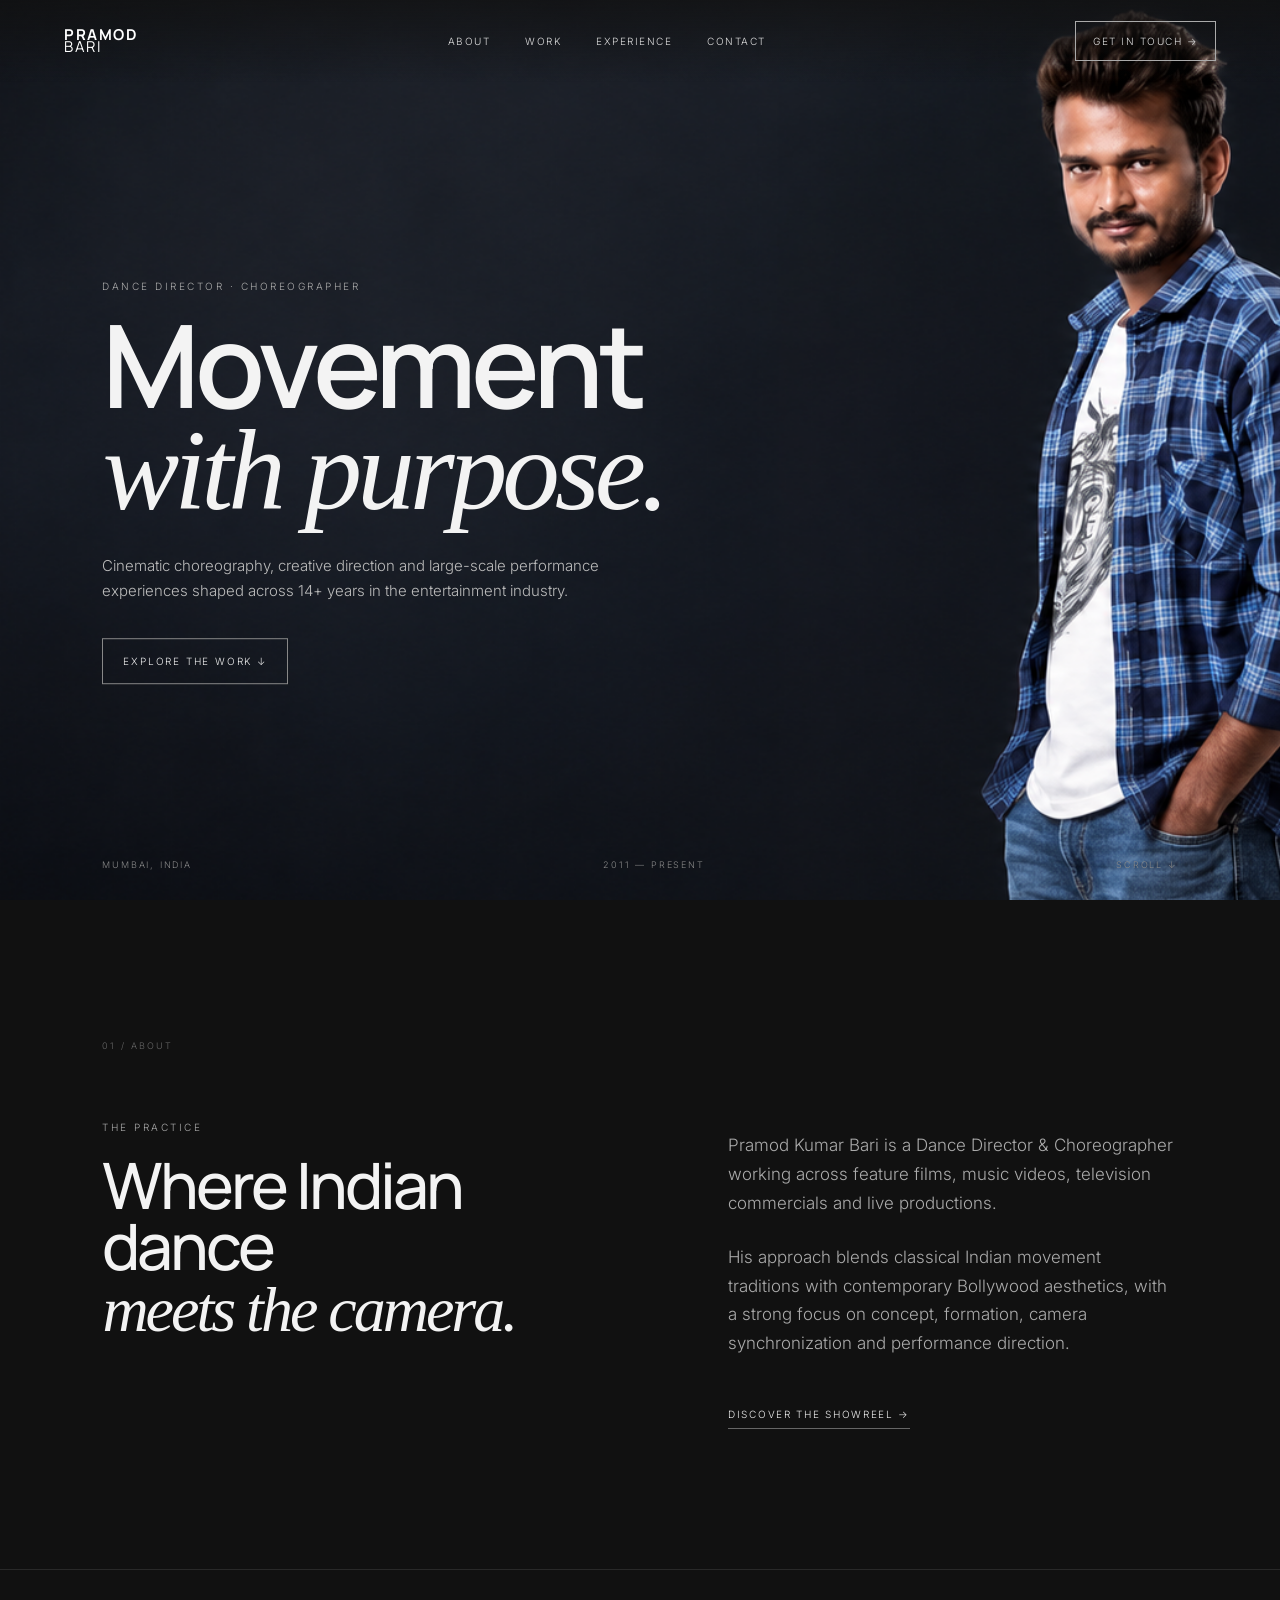
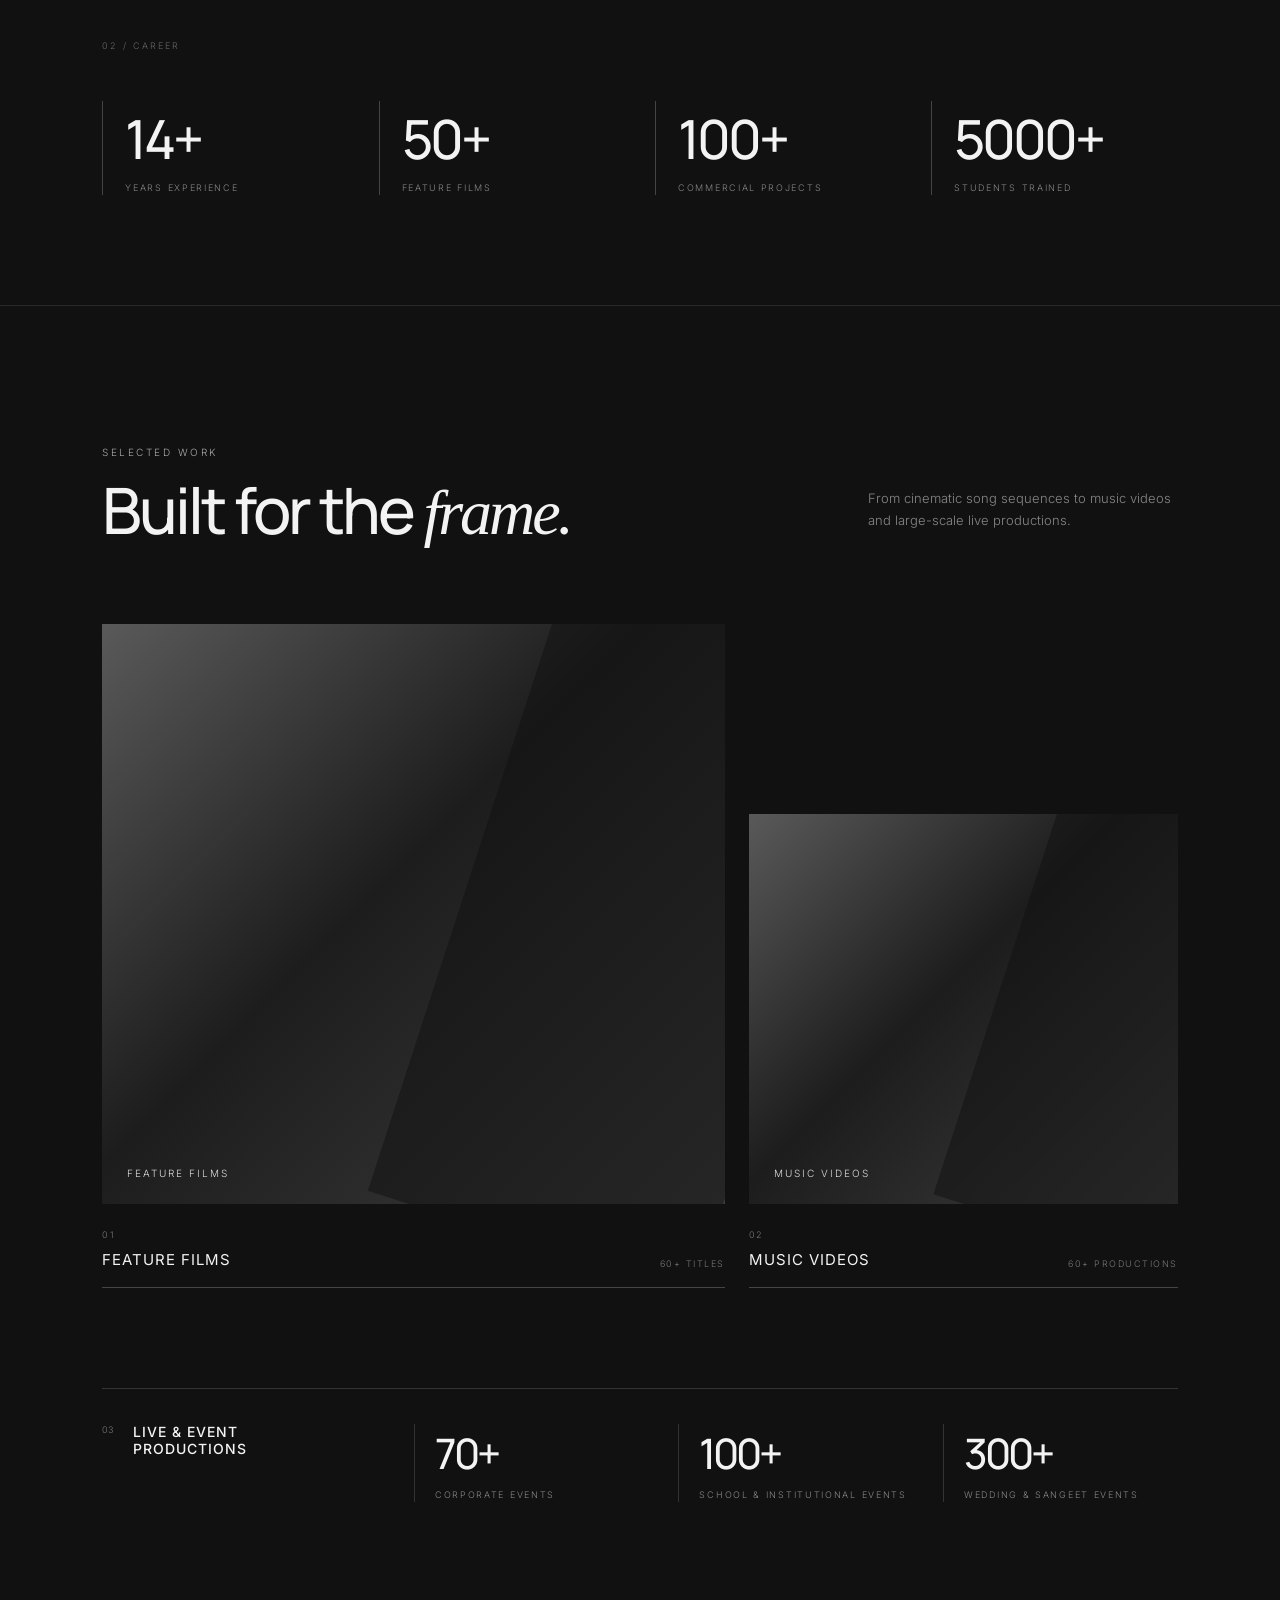
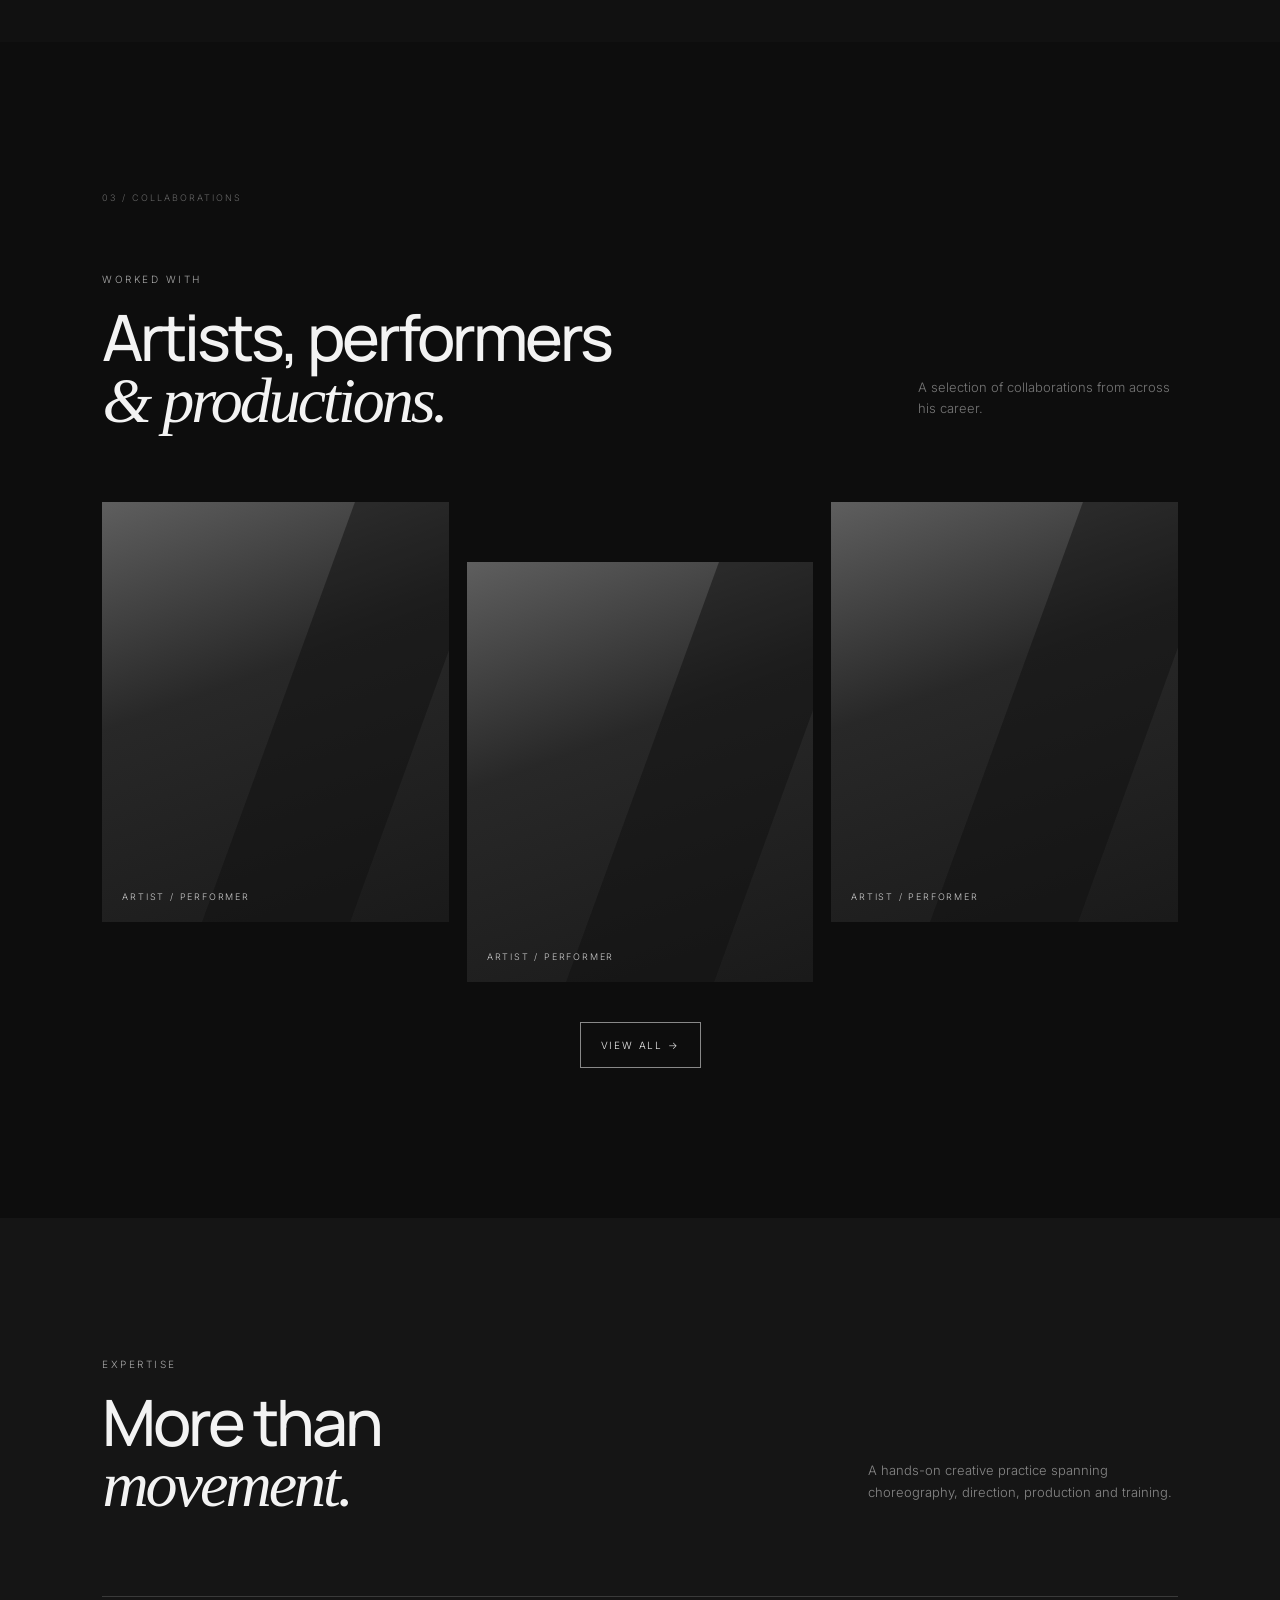
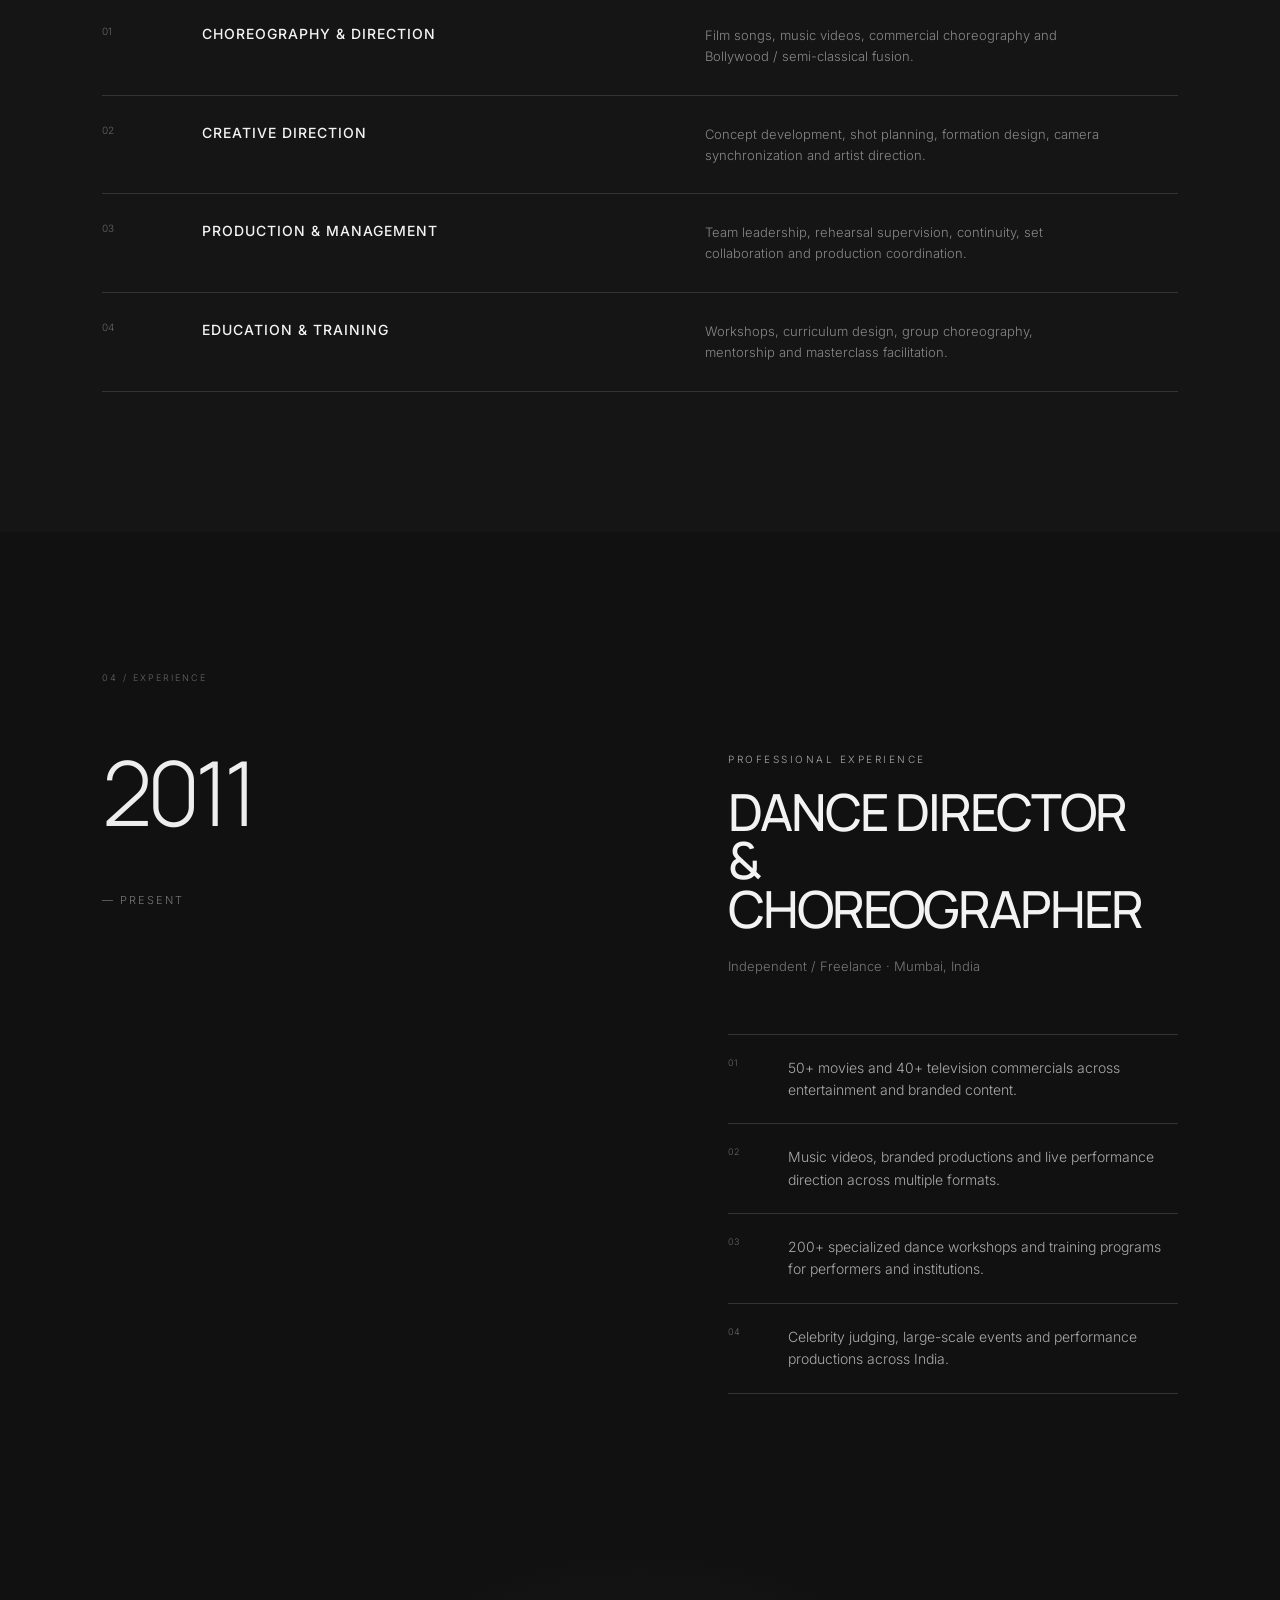
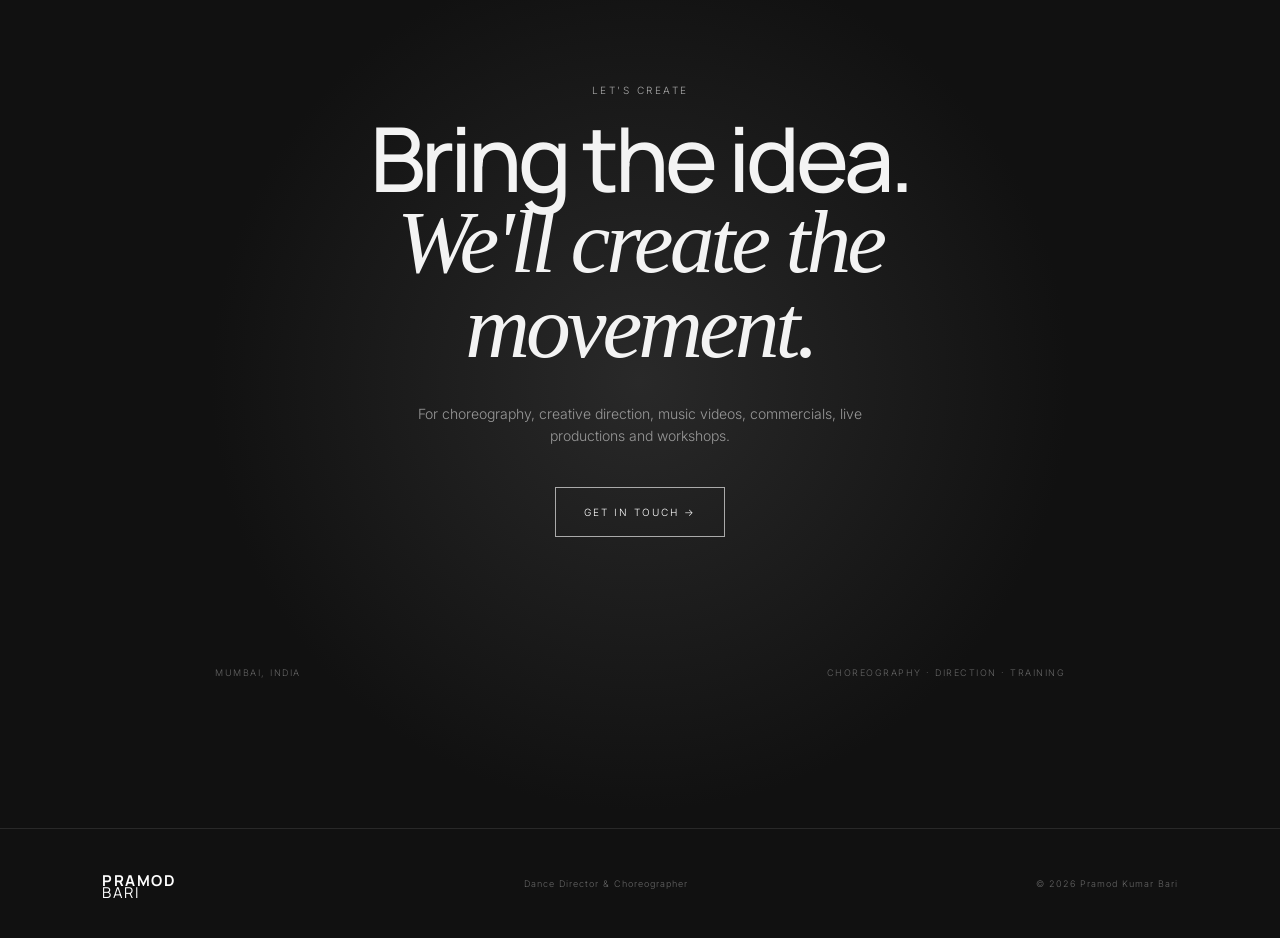
<file: index.html>
<!DOCTYPE html>
<html lang="en">
<head>
  <meta charset="UTF-8">
  <meta name="viewport" content="width=device-width, initial-scale=1.0">
  <title>Pramod Kumar Bari — Dance Director & Choreographer</title>
  <link rel="preconnect" href="https://fonts.googleapis.com">
  <link rel="preconnect" href="https://fonts.gstatic.com" crossorigin>
  <link href="https://fonts.googleapis.com/css2?family=Inter:wght@300;400;500;600&family=Manrope:wght@400;500;600;700&display=swap" rel="stylesheet">
  <link rel="preload" as="image" href="./assets/hero.png" fetchpriority="high">
  <link rel="stylesheet" href="style.css">
</head>
<body>
  <div class="cursor"></div>

  <header class="nav">
    <a class="logo" href="#home">PRAMOD<br><span>BARI</span></a>
    <nav>
      <a href="#about">ABOUT</a>
      <a href="#work">WORK</a>
      <a href="#experience">EXPERIENCE</a>
      <a href="#contact">CONTACT</a>
    </nav>
    <a class="nav-cta" href="#contact">GET IN TOUCH →</a>
    <button class="menu" type="button" aria-label="Open menu" aria-expanded="false" aria-controls="mobile-menu">☰</button>
    <div class="mobile-menu" id="mobile-menu" aria-hidden="true">
      <nav>
        <a href="#about">ABOUT</a>
        <a href="#work">WORK</a>
        <a href="#experience">EXPERIENCE</a>
        <a href="#contact">CONTACT</a>
      </nav>
    </div>
  </header>

  <main id="home">
    <section class="hero">
      <div class="hero-bg"><img src="./assets/hero.png" alt="Pramod Kumar Bari" width="1920" height="1080" loading="eager" decoding="async" fetchpriority="high"></div>
      <div class="hero-overlay"></div>
      <div class="hero-content">
        <p class="eyebrow">DANCE DIRECTOR · CHOREOGRAPHER</p>
        <h1>Movement<br><em>with purpose.</em></h1>
        <p class="hero-copy">Cinematic choreography, creative direction and large-scale performance experiences shaped across 14+ years in the entertainment industry.</p>
        <a class="outline-btn" href="#work">EXPLORE THE WORK ↓</a>
      </div>
      <div class="hero-bottom">
        <span>MUMBAI, INDIA</span>
        <span>2011 — PRESENT</span>
        <span>SCROLL ↓</span>
      </div>
    </section>

    <section id="about" class="section about">
      <div class="section-label">01 / ABOUT</div>
      <div class="about-grid">
        <div>
          <p class="eyebrow">THE PRACTICE</p>
          <h2>Where Indian dance<br><em>meets the camera.</em></h2>
        </div>
        <div class="about-text">
          <p>Pramod Kumar Bari is a Dance Director & Choreographer working across feature films, music videos, television commercials and live productions.</p>
          <p>His approach blends classical Indian movement traditions with contemporary Bollywood aesthetics, with a strong focus on concept, formation, camera synchronization and performance direction.</p>
          <a class="text-link" href="https://youtu.be/i7VuyqvLbeg">DISCOVER THE SHOWREEL →</a>
        </div>
      </div>
    </section>

    <section class="stats">
      <div class="section-label">02 / CAREER</div>
      <div class="stat-grid">
        <div class="stat"><strong>14+</strong><span>YEARS EXPERIENCE</span></div>
        <div class="stat"><strong>50+</strong><span>FEATURE FILMS</span></div>
        <div class="stat"><strong>100+</strong><span>COMMERCIAL PROJECTS</span></div>
        <div class="stat"><strong>5000+</strong><span>STUDENTS TRAINED</span></div>
      </div>
    </section>

    <section id="work" class="section work">
      <div class="section-head">
        <div>
          <p class="eyebrow">SELECTED WORK</p>
          <h2>Built for the <em>frame.</em></h2>
        </div>
        <p class="section-intro">From cinematic song sequences to music videos and large-scale live productions.</p>
      </div>

      <div class="feature-grid">
        <article class="project project-large">
          <div class="image-placeholder film"><span>FEATURE FILMS</span></div>
          <div class="project-meta"><div><small>01</small><h3>FEATURE FILMS</h3></div><span>60+ TITLES</span></div>
        </article>
        <article class="project">
          <div class="image-placeholder music"><span>MUSIC VIDEOS</span></div>
          <div class="project-meta"><div><small>02</small><h3>MUSIC VIDEOS</h3></div><span>60+ PRODUCTIONS</span></div>
        </article>
      </div>

      <div class="events">
        <div class="events-title"><span>03</span><h3>LIVE & EVENT<br>PRODUCTIONS</h3></div>
        <div class="event-stat"><strong>70+</strong><span>CORPORATE EVENTS</span></div>
        <div class="event-stat"><strong>100+</strong><span>SCHOOL & INSTITUTIONAL EVENTS</span></div>
        <div class="event-stat"><strong>300+</strong><span>WEDDING & SANGEET EVENTS</span></div>
      </div>
    </section>

    <section class="worked-preview">
      <div class="section-label">03 / COLLABORATIONS</div>
      <div class="worked-heading">
        <div><p class="eyebrow">WORKED WITH</p><h2>Artists, performers<br><em>& productions.</em></h2></div>
        <p>A selection of collaborations from across his career.</p>
      </div>
      <div class="people-grid">
        <div class="person p1"><span>ARTIST / PERFORMER</span></div>
        <div class="person p2"><span>ARTIST / PERFORMER</span></div>
        <div class="person p3"><span>ARTIST / PERFORMER</span></div>
      </div>
      <a class="outline-btn center" href="worked-with.html">VIEW ALL →</a>
    </section>

    <section class="section expertise">
      <div class="section-head">
        <div><p class="eyebrow">EXPERTISE</p><h2>More than<br><em>movement.</em></h2></div>
        <p class="section-intro">A hands-on creative practice spanning choreography, direction, production and training.</p>
      </div>
      <div class="expertise-list">
        <div><span>01</span><h3>CHOREOGRAPHY & DIRECTION</h3><p>Film songs, music videos, commercial choreography and Bollywood / semi-classical fusion.</p></div>
        <div><span>02</span><h3>CREATIVE DIRECTION</h3><p>Concept development, shot planning, formation design, camera synchronization and artist direction.</p></div>
        <div><span>03</span><h3>PRODUCTION & MANAGEMENT</h3><p>Team leadership, rehearsal supervision, continuity, set collaboration and production coordination.</p></div>
        <div><span>04</span><h3>EDUCATION & TRAINING</h3><p>Workshops, curriculum design, group choreography, mentorship and masterclass facilitation.</p></div>
      </div>
    </section>

    <section id="experience" class="section experience">
      <div class="section-label">04 / EXPERIENCE</div>
      <div class="experience-grid">
        <div class="year">2011<br><span>— PRESENT</span></div>
        <div>
          <p class="eyebrow">PROFESSIONAL EXPERIENCE</p>
          <h2>DANCE DIRECTOR<br>& CHOREOGRAPHER</h2>
          <p class="large-copy">Independent / Freelance · Mumbai, India</p>
          <div class="timeline">
            <div><span>01</span><p>50+ movies and 40+ television commercials across entertainment and branded content.</p></div>
            <div><span>02</span><p>Music videos, branded productions and live performance direction across multiple formats.</p></div>
            <div><span>03</span><p>200+ specialized dance workshops and training programs for performers and institutions.</p></div>
            <div><span>04</span><p>Celebrity judging, large-scale events and performance productions across India.</p></div>
          </div>
        </div>
      </div>
    </section>

    <section id="contact" class="contact">
      <div class="contact-inner">
        <p class="eyebrow">LET'S CREATE</p>
        <h2>Bring the idea.<br><em>We'll create the movement.</em></h2>
        <p class="contact-copy">For choreography, creative direction, music videos, commercials, live productions and workshops.</p>
        <a class="contact-btn" href="mailto:baripramodkiq@gmail.com">GET IN TOUCH →</a>
        <div class="contact-meta">
          <span>MUMBAI, INDIA</span>
          <span>CHOREOGRAPHY · DIRECTION · TRAINING</span>
        </div>
      </div>
    </section>
  </main>

  <footer>
    <div class="logo">PRAMOD<br><span>BARI</span></div>
    <p>Dance Director & Choreographer</p>
    <p>© 2026 Pramod Kumar Bari</p>
  </footer>

  <script src="script.js"></script>
</body>
</html>
</file>
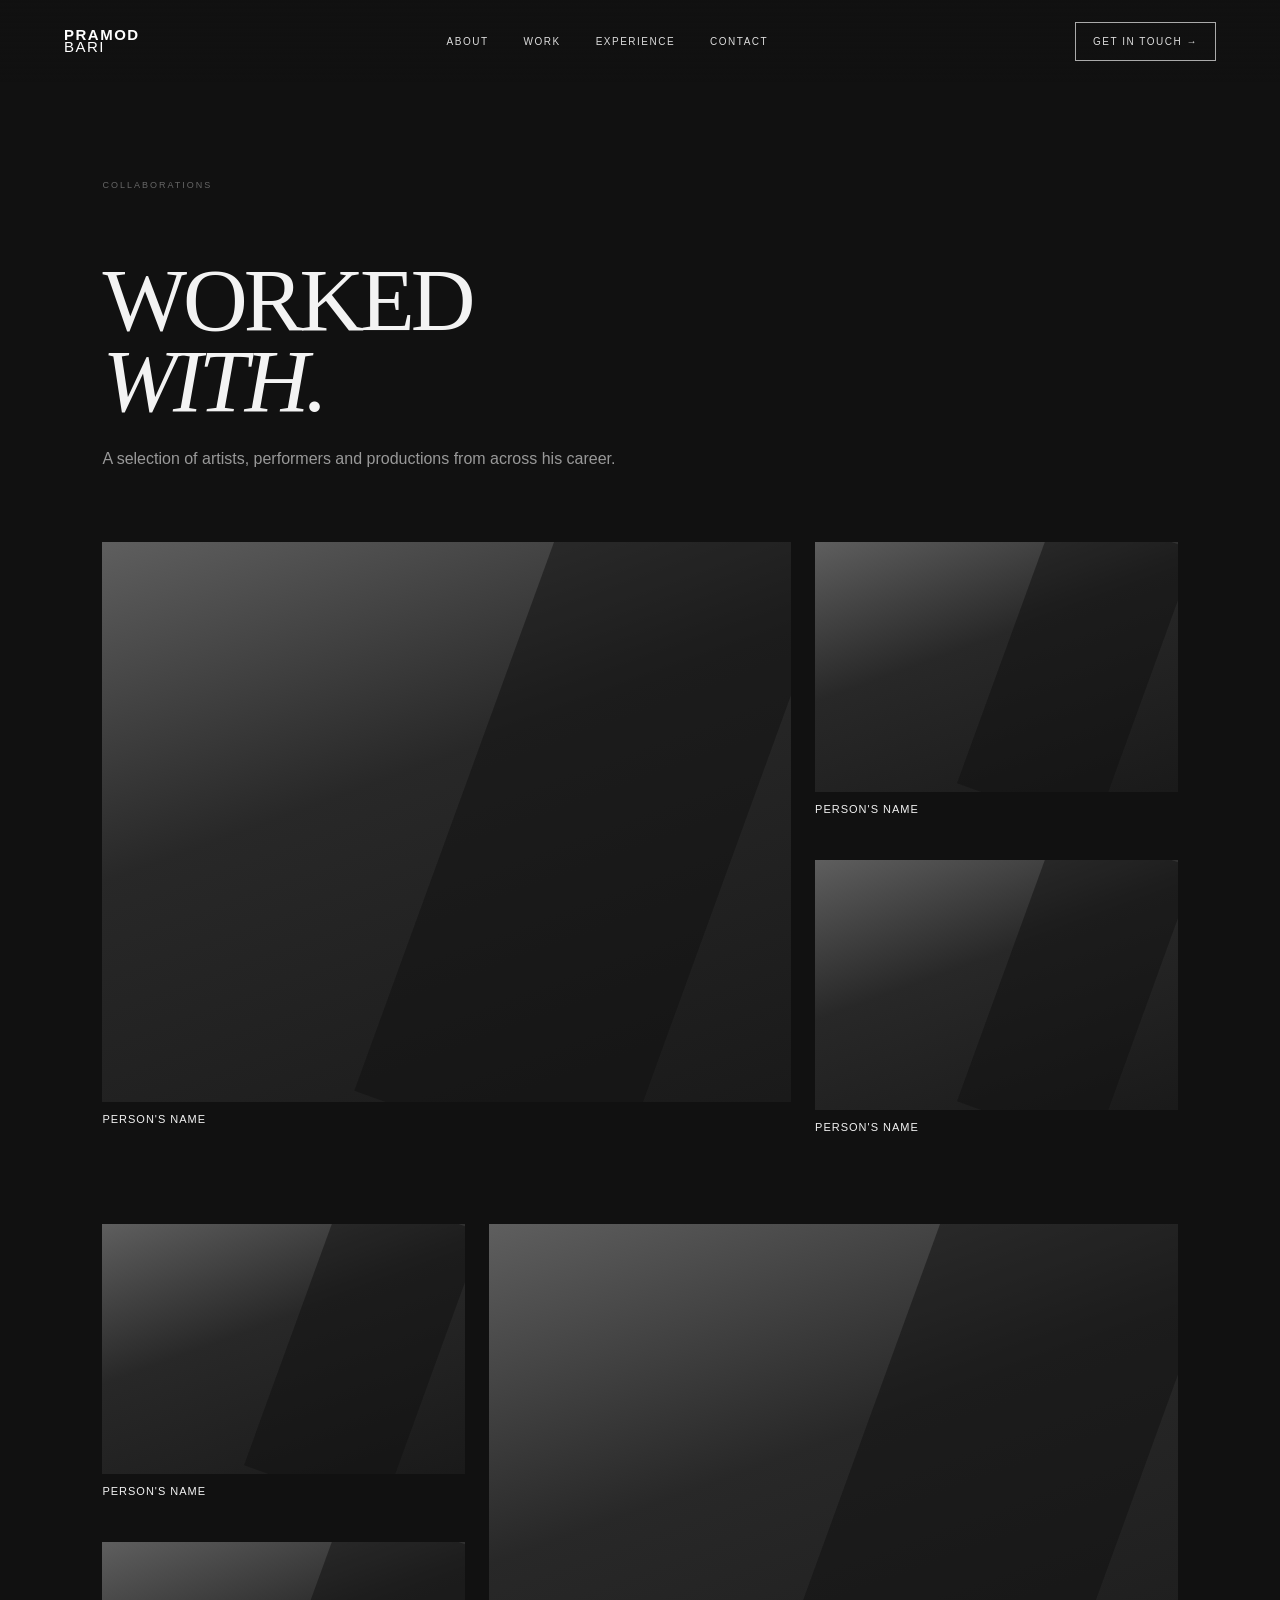
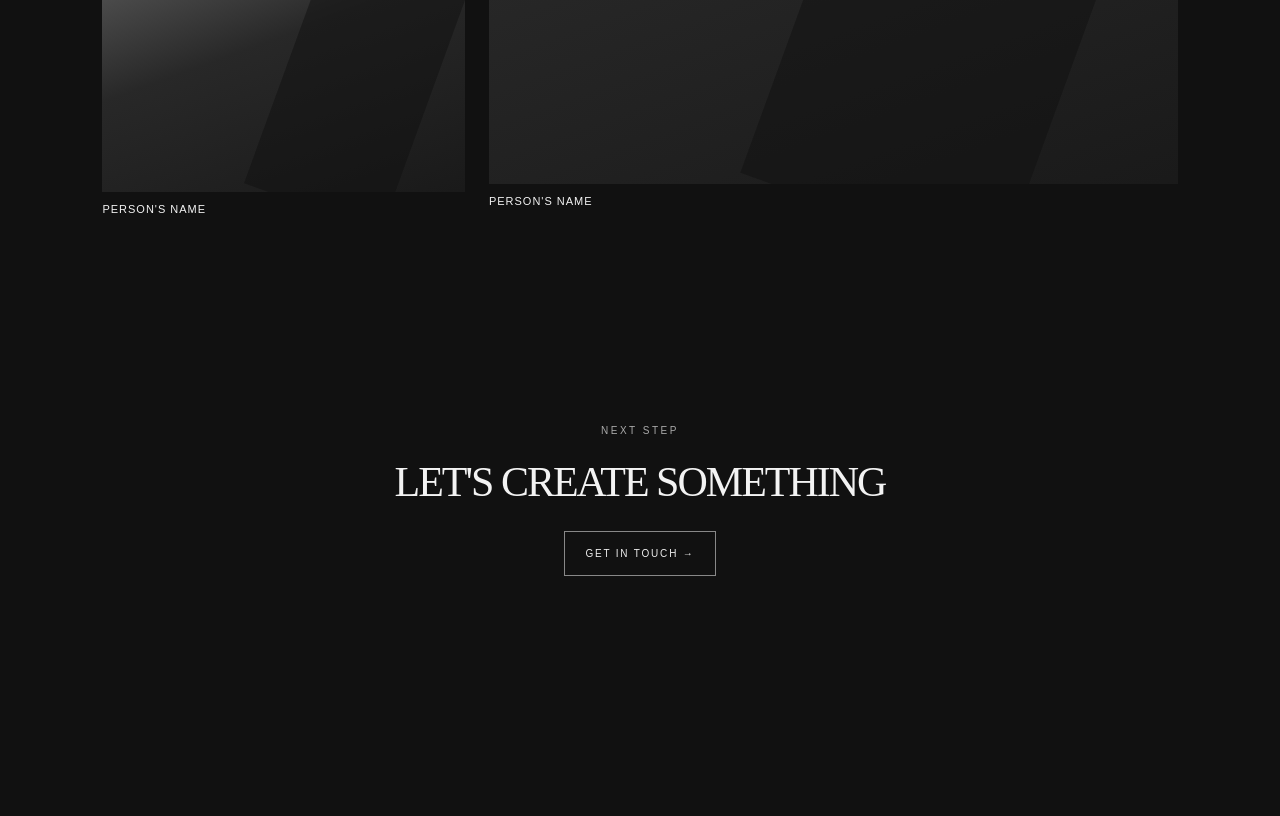
<file: worked-with.html>
<!DOCTYPE html>
<html lang="en"><head><meta charset="UTF-8"><meta name="viewport" content="width=device-width,initial-scale=1.0">
<title>Worked With — Pramod Kumar Bari</title><link rel="stylesheet" href="style.css"></head>
<body>
<header class="nav"><a class="logo" href="index.html">PRAMOD<br><span>BARI</span></a><nav><a href="index.html#about">ABOUT</a><a href="index.html#work">WORK</a><a href="index.html#experience">EXPERIENCE</a><a href="index.html#contact">CONTACT</a></nav><a class="nav-cta" href="index.html#contact">GET IN TOUCH →</a></header>
<main>
<section class="section" style="padding-top:180px">
<div class="section-label">COLLABORATIONS</div>
<h1 style="font-family:Manrope;font-size:clamp(55px,7vw,95px);line-height:.9;letter-spacing:-4px;font-weight:500;margin:0 0 25px">WORKED<br><em style="font-family:Georgia;font-weight:400">WITH.</em></h1>
<p style="color:#999;max-width:540px;line-height:1.6;margin-bottom:70px">A selection of artists, performers and productions from across his career.</p>
<div style="display:grid;grid-template-columns:1.9fr 1fr;gap:24px;margin-bottom:80px">
<div><div class="person" style="height:560px"></div><p style="letter-spacing:1px;font-size:11px">PERSON'S NAME</p></div>
<div><div class="person" style="height:250px"></div><p style="letter-spacing:1px;font-size:11px">PERSON'S NAME</p><div class="person" style="height:250px;margin-top:45px"></div><p style="letter-spacing:1px;font-size:11px">PERSON'S NAME</p></div>
</div>
<div style="display:grid;grid-template-columns:1fr 1.9fr;gap:24px">
<div><div class="person" style="height:250px"></div><p style="letter-spacing:1px;font-size:11px">PERSON'S NAME</p><div class="person" style="height:250px;margin-top:45px"></div><p style="letter-spacing:1px;font-size:11px">PERSON'S NAME</p></div>
<div><div class="person" style="height:560px"></div><p style="letter-spacing:1px;font-size:11px">PERSON'S NAME</p></div>
</div>
<div style="min-height:350px;display:flex;flex-direction:column;align-items:center;justify-content:center;text-align:center;margin-top:100px">
<p class="eyebrow">NEXT STEP</p><h2 style="font-family:Manrope;font-size:42px;font-weight:500;letter-spacing:-2px;margin:0 0 25px">LET'S CREATE SOMETHING</h2><a class="outline-btn" href="index.html#contact">GET IN TOUCH →</a>
</div>
</section></main>
</body></html>
</file>
<file: style.css>
* {
    box-sizing: border-box
}

html {
    scroll-behavior: smooth
}

body {
    margin: 0;
    background: #111;
    color: #f3f3f3;
    font-family: Inter,Arial,sans-serif;
    font-weight: 300
}

.nav {
    position: fixed;
    z-index: 20;
    top: 0;
    left: 0;
    width: 100%;
    height: 82px;
    padding: 0 5vw;
    display: flex;
    align-items: center;
    justify-content: space-between;
    mix-blend-mode: normal;
    background: linear-gradient(#111b,transparent);
    backdrop-filter: none
}

.logo {
    font-family: Manrope,sans-serif;
    font-size: 15px;
    line-height: .78;
    font-weight: 700;
    letter-spacing: 1.5px;
    color: #fff;
    text-decoration: none
}

.logo span {
    font-weight: 400
}

.nav nav {
    display: flex;
    gap: 35px
}

.nav nav a,.nav-cta {
    font-size: 10px;
    letter-spacing: 1.5px;
    color: #ddd;
    text-decoration: none
}

.nav-cta {
    border: 1px solid #aaa;
    padding: 13px 17px
}

.menu {
    display: none;
    background: none;
    border: 0;
    color: #fff;
    font-size: 20px
}

.mobile-menu {
    display: none;
}

.hero {
    position: relative;
    height: 100vh;
    min-height: 100svh;
    overflow: hidden;
}

.hero-bg {
    position: absolute;
    inset: -60px 0;
    overflow: hidden;
    z-index: 0;
    background: #111;
}

.hero-bg img {
    position: absolute;
    inset: 0;
    width: 100%;
    height: 100%;
    min-width: 100%;
    min-height: 100%;
    object-fit: cover;
    object-position: center 52%;
    display: block;
    will-change: transform;
    transform: translate3d(0,0,0);
    backface-visibility: hidden;
}

.hero-overlay {
    position: absolute;
    inset: 0;
    z-index: 1;
}

.hero-content {
    position: absolute;
    left: 8%;
    top: 50%;
    transform: translateY(-42%);
    z-index: 2;
}

.eyebrow {
    font-size: 10px;
    letter-spacing: 2.5px;
    color: #aaa;
    margin: 0 0 22px
}

.hero h1 {
    font-family: Manrope,sans-serif;
    font-size: clamp(60px,9vw,135px);
    line-height: .88;
    letter-spacing: -5px;
    margin: 0 0 32px;
    font-weight: 600
}

.hero h1 em,h2 em {
    font-family: Georgia,serif;
    font-weight: 400
}

.hero-copy {
    max-width: 510px;
    color: #bbb;
    line-height: 1.65;
    font-size: 15px;
    margin-bottom: 35px
}

.outline-btn {
    display: inline-block;
    color: #eee;
    text-decoration: none;
    border: 1px solid #888;
    padding: 16px 20px;
    font-size: 10px;
    letter-spacing: 1.8px;
    transition: .3s
}

.outline-btn:hover {
    background: #eee;
    color: #111
}

.hero-bottom {
    position: absolute;
    z-index: 3;
    bottom: 30px;
    left: 8vw;
    right: 8vw;
    display: flex;
    justify-content: space-between;
    color: #888;
    font-size: 9px;
    letter-spacing: 1.8px
}

.section {
    padding: 140px 8vw
}

.section-label {
    font-size: 9px;
    letter-spacing: 2px;
    color: #666;
    margin-bottom: 70px
}

.about-grid,.experience-grid {
    display: grid;
    grid-template-columns: 1.05fr 1fr;
    gap: 12vw
}

.about h2,.section-head h2,.worked-heading h2 {
    font-family: Manrope,sans-serif;
    font-size: clamp(42px,5vw,76px);
    line-height: .95;
    letter-spacing: -3px;
    font-weight: 500;
    margin: 0
}

.about-text {
    padding-top: 10px;
    max-width: 540px
}

.about-text p {
    font-size: 17px;
    line-height: 1.7;
    color: #aaa;
    margin: 0 0 25px
}

.text-link {
    display: inline-block;
    margin-top: 25px;
    color: #eee;
    text-decoration: none;
    font-size: 10px;
    letter-spacing: 1.7px;
    border-bottom: 1px solid #666;
    padding-bottom: 8px
}

.stats {
    padding: 70px 8vw 110px;
    border-top: 1px solid #292929;
    border-bottom: 1px solid #292929
}

.stats .section-label {
    margin-bottom: 50px
}

.stat-grid {
    display: grid;
    grid-template-columns: repeat(4,1fr);
    gap: 30px
}

.stat {
    border-left: 1px solid #444;
    padding-left: 22px
}

.stat strong,.event-stat strong {
    display: block;
    font-family: Manrope;
    font-size: 54px;
    font-weight: 500;
    letter-spacing: -3px
}

.stat span,.event-stat span {
    font-size: 9px;
    letter-spacing: 1.7px;
    color: #888
}

.section-head {
    display: flex;
    justify-content: space-between;
    align-items: end;
    margin-bottom: 80px
}

.section-intro {
    width: 310px;
    color: #888;
    font-size: 13px;
    line-height: 1.7
}

.feature-grid {
    display: grid;
    grid-template-columns: 1.45fr 1fr;
    gap: 24px;
    align-items: end
}

.image-placeholder {
    height: 580px;
    position: relative;
    overflow: hidden;
    display: flex;
    align-items: flex-end;
    padding: 25px;
    background: #272727
}

.image-placeholder:before {
    content: "";
    position: absolute;
    inset: 0;
    background: linear-gradient(135deg,#666,#1a1a1a 45%,#444);
    opacity: .8
}

.image-placeholder:after {
    content: "";
    position: absolute;
    width: 55%;
    height: 130%;
    right: -15%;
    top: -20%;
    background: #1118;
    transform: rotate(18deg)
}

.image-placeholder.music {
    height: 390px
}

.image-placeholder span {
    position: relative;
    z-index: 2;
    font-size: 10px;
    letter-spacing: 2px;
    color: #ddd
}

.project-meta {
    display: flex;
    justify-content: space-between;
    padding: 18px 0;
    border-bottom: 1px solid #444;
    align-items: end
}

.project-meta small,.project-meta span {
    font-size: 9px;
    color: #777;
    letter-spacing: 1.5px
}

.project-meta h3 {
    font-size: 15px;
    font-weight: 400;
    letter-spacing: 1px;
    margin: 8px 0 0
}

.events {
    margin-top: 100px;
    padding-top: 35px;
    border-top: 1px solid #333;
    display: grid;
    grid-template-columns: 1.2fr repeat(3,1fr);
    gap: 30px
}

.events-title {
    display: flex;
    gap: 20px
}

.events-title span {
    font-size: 9px;
    color: #777
}

.events-title h3 {
    margin: 0;
    font-size: 14px;
    line-height: 1.2;
    font-weight: 500;
    letter-spacing: 1px
}

.event-stat {
    border-left: 1px solid #333;
    padding-left: 20px
}

.event-stat strong {
    font-size: 42px
}

.worked-preview {
    padding: 150px 8vw;
    background: #0d0d0d
}

.worked-heading {
    display: flex;
    justify-content: space-between;
    align-items: end;
    margin-bottom: 70px
}

.worked-heading>p {
    width: 260px;
    color: #777;
    font-size: 13px;
    line-height: 1.6
}

.people-grid {
    display: grid;
    grid-template-columns: repeat(3,1fr);
    gap: 18px;
    margin-bottom: 45px
}

.person {
    height: 420px;
    background: #252525;
    position: relative;
    overflow: hidden
}

.person:before {
    content: "";
    position: absolute;
    inset: 0;
    background: linear-gradient(160deg,#777,#292929 42%,#151515);
    opacity: .7
}

.person:after {
    content: "";
    position: absolute;
    width: 40%;
    height: 120%;
    right: 8%;
    top: -10%;
    background: #1118;
    transform: rotate(20deg)
}

.person span {
    position: absolute;
    z-index: 2;
    bottom: 20px;
    left: 20px;
    font-size: 9px;
    letter-spacing: 1.8px;
    color: #ccc
}

.p2 {
    transform: translateY(60px)
}

.center {
    display: block;
    width: max-content;
    margin: 100px auto 0
}

.expertise {
    background: #151515
}

.expertise-list {
    border-top: 1px solid #3a3a3a
}

.expertise-list>div {
    display: grid;
    grid-template-columns: 70px 1fr 1fr;
    gap: 30px;
    padding: 28px 0;
    border-bottom: 1px solid #333;
    align-items: start
}

.expertise-list span {
    color: #666;
    font-size: 10px
}

.expertise-list h3 {
    font-size: 14px;
    letter-spacing: 1px;
    font-weight: 500;
    margin: 0
}

.expertise-list p {
    color: #888;
    font-size: 13px;
    line-height: 1.6;
    margin: 0;
    max-width: 400px
}

.experience {
    background: #111
}

.year {
    font-family: Manrope;
    font-size: clamp(55px,7vw,100px);
    line-height: .88;
    letter-spacing: -5px;
    color: #eee
}

.year span {
    font-family: Inter;
    font-size: 11px;
    letter-spacing: 2px;
    color: #777
}

.experience h2 {
    font-family: Manrope;
    font-size: clamp(35px,4vw,60px);
    line-height: .95;
    letter-spacing: -2px;
    font-weight: 500;
    margin: 0 0 25px
}

.large-copy {
    color: #777;
    font-size: 13px
}

.timeline {
    margin-top: 60px;
    border-top: 1px solid #333
}

.timeline div {
    display: grid;
    grid-template-columns: 40px 1fr;
    gap: 20px;
    padding: 22px 0;
    border-bottom: 1px solid #333
}

.timeline span {
    color: #666;
    font-size: 9px
}

.timeline p {
    margin: 0;
    color: #aaa;
    font-size: 14px;
    line-height: 1.6
}

.contact {
    min-height: 700px;
    padding: 150px 8vw;
    display: flex;
    align-items: center;
    justify-content: center;
    text-align: center;
    background: radial-gradient(circle at center,#292929,#111 55%)
}

.contact-inner {
    max-width: 850px
}

.contact h2 {
    font-family: Manrope;
    font-size: clamp(48px,7vw,92px);
    line-height: .9;
    letter-spacing: -4px;
    font-weight: 500;
    margin: 0 0 35px
}

.contact-copy {
    color: #999;
    font-size: 14px;
    line-height: 1.6;
    max-width: 500px;
    margin: 0 auto 40px
}

.contact-btn {
    display: inline-block;
    color: #fff;
    text-decoration: none;
    border: 1px solid #aaa;
    padding: 18px 28px;
    font-size: 10px;
    letter-spacing: 2px
}

.contact-meta {
    display: flex;
    justify-content: space-between;
    margin-top: 130px;
    color: #666;
    font-size: 9px;
    letter-spacing: 1.5px
}

footer {
    border-top: 1px solid #292929;
    padding: 40px 8vw;
    display: flex;
    justify-content: space-between;
    align-items: end;
    color: #666;
    font-size: 9px;
    letter-spacing: 1px
}

.cursor {
    display: none
}

@media(max-width: 800px) {
    .nav {
        height:70px;
        padding: 0 6vw;
        backdrop-filter: none;
        -webkit-backdrop-filter: none
    }

    .nav nav,.nav-cta {
        display: none
    }

    .menu {
        display: block;
        position: relative;
        z-index: 31;
        cursor: pointer;
        padding: 8px;
        line-height: 1
    }

    .mobile-menu {
        position: fixed;
        inset: 0;
        z-index: 30;
        display: flex;
        align-items: center;
        justify-content: center;
        padding: 90px 7vw 60px;
        background: rgba(17,17,17,.98);
        opacity: 0;
        visibility: hidden;
        pointer-events: none;
        transition: opacity .25s ease, visibility .25s ease;
    }

    .mobile-menu nav {
        display: flex;
        flex-direction: column;
        align-items: center;
        gap: 28px;
    }

    .mobile-menu a {
        color: #eee;
        text-decoration: none;
        font-size: 13px;
        letter-spacing: 2.5px;
    }

    .mobile-menu.is-open {
        opacity: 1;
        visibility: visible;
        pointer-events: auto;
    }

    body.menu-open {
        overflow: hidden;
    }

    .hero {
        height: 100svh;
        min-height: 600px;
        padding: 0 7vw;
    }

    .hero-bg {
        inset: -60px 0;
    }

    .hero-bg img {
        width: 100%;
        height: 100%;
        object-fit: cover;
        object-position: 76% 52%;
    }

    .hero h1 {
        letter-spacing: -3px
    }

    .hero-bottom {
        left: 7vw;
        right: 7vw
    }

    .hero-bottom span:nth-child(2) {
        display: none
    }

    .section,.worked-preview {
        padding: 100px 7vw
    }

    .about-grid,.experience-grid {
        grid-template-columns: 1fr;
        gap: 50px
    }

    .stat-grid {
        grid-template-columns: 1fr 1fr;
        gap: 35px
    }

    .section-head,.worked-heading {
        display: block
    }

    .section-intro,.worked-heading>p {
        width: auto;
        margin-top: 30px
    }

    .feature-grid {
        grid-template-columns: 1fr
    }

    .image-placeholder,.image-placeholder.music {
        height: 400px
    }

    .events {
        grid-template-columns: 1fr 1fr
    }

    .events-title {
        grid-column: 1/-1
    }

    .people-grid {
        grid-template-columns: 1fr
    }

    .person {
        height: 420px
    }

    .p2 {
        transform: none
    }

    .expertise-list>div {
        grid-template-columns: 40px 1fr
    }

    .expertise-list p {
        grid-column: 2
    }

    .contact {
        padding: 100px 7vw
    }

    .contact-meta {
        display: block;
        margin-top: 80px
    }

    .contact-meta span {
        display: block;
        margin: 12px
    }

    footer {
        display: block;
        padding: 35px 7vw
    }

    footer p {
        margin-top: 25px
    }
}
</file>
